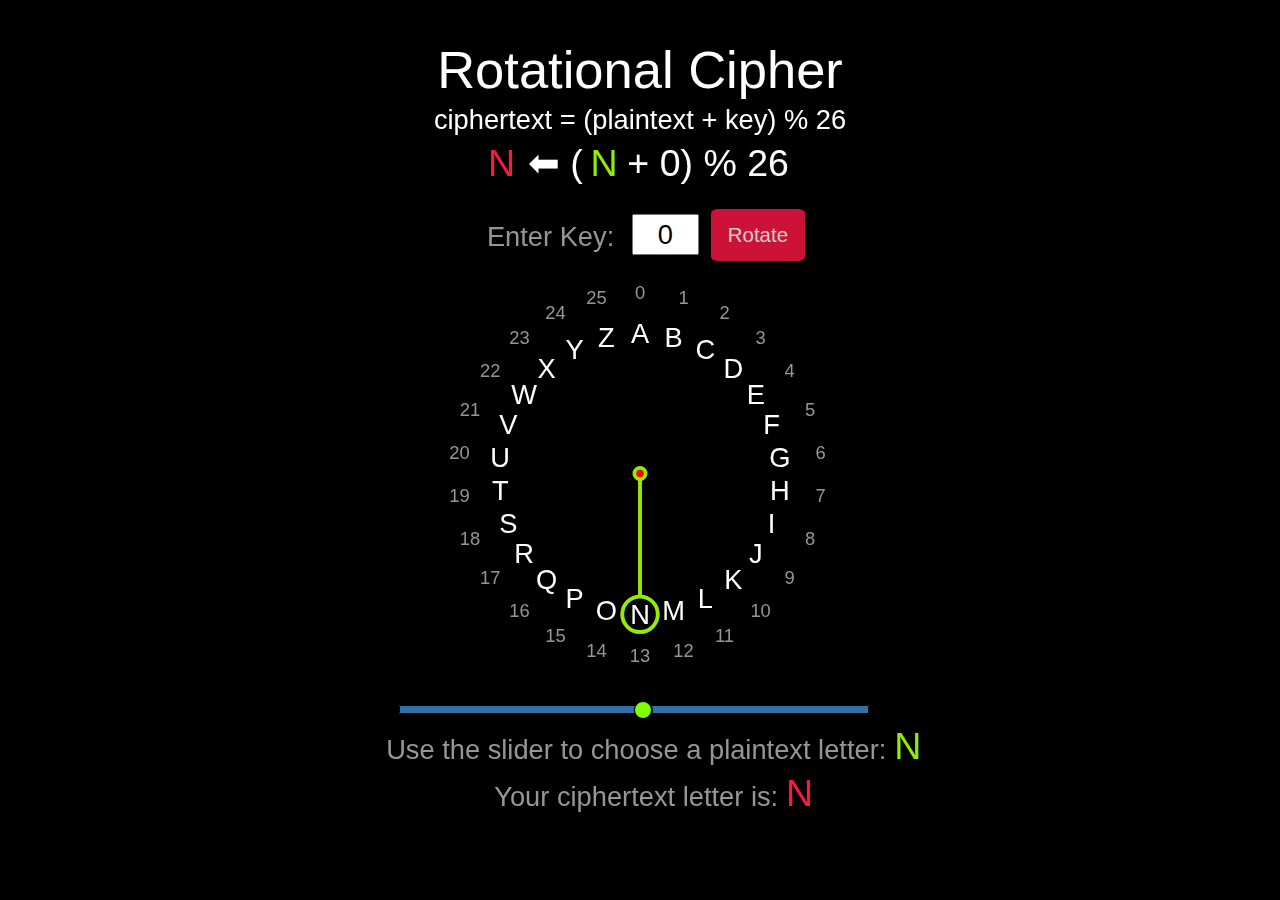
<file: cipher/index.html>
<!DOCTYPE html><html>
  <head>
    <meta name="viewport" content="width=device-width, initial-scale=1.0">
    <title>Rotational Cipher</title>
    <script src="p5.min.js"></script>
    <script src="p5.dom.min.js"></script>
    <script src="p5.sound.min.js"></script>
    <link rel="stylesheet" type="text/css" href="style.css">
    <meta charset="utf-8">
  </head>
  <body>
    <script src="sketch.js"></script>
  </body>
</html>
</file>
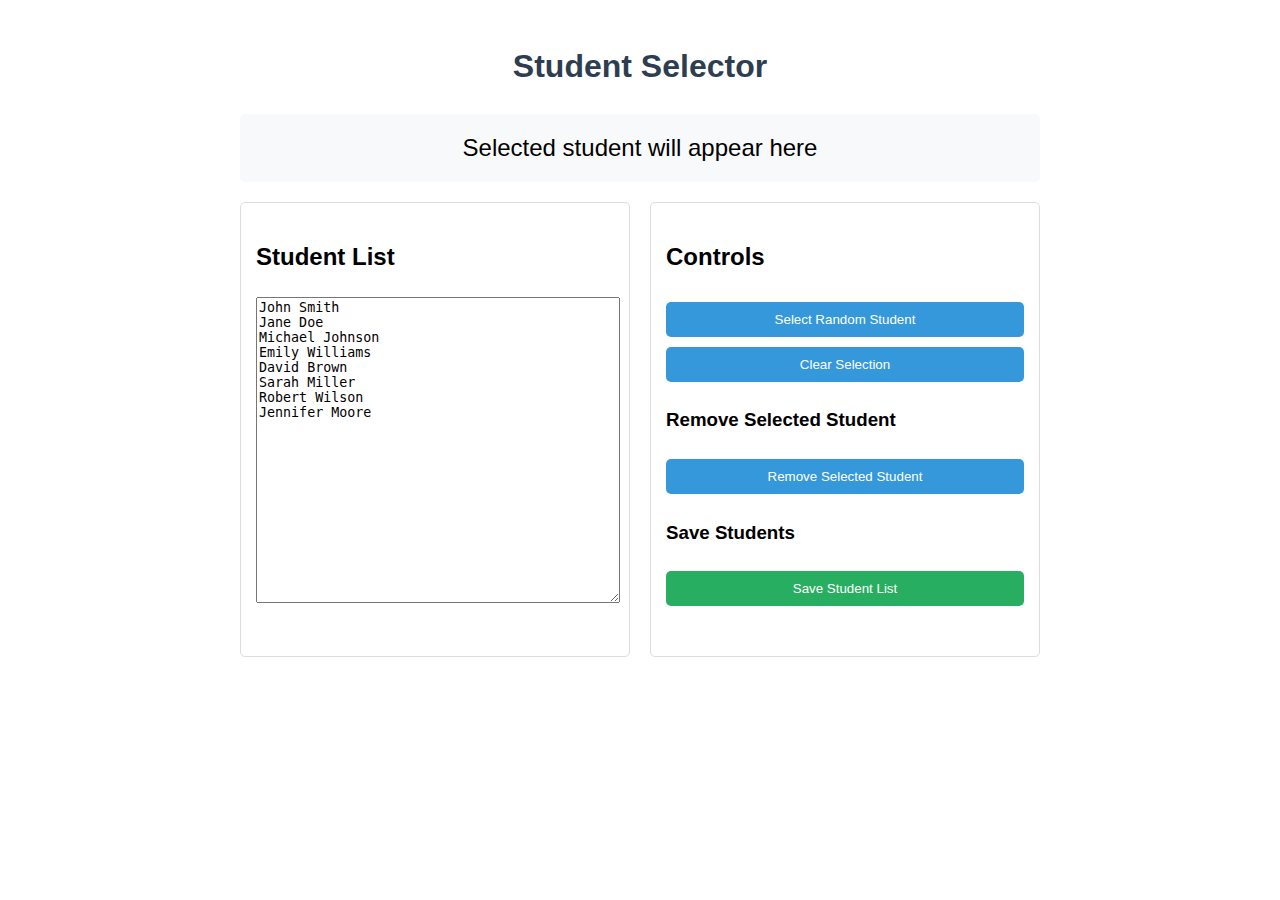
<file: randomPd2/index.html>
<!DOCTYPE html>
<html lang="en">
<head>
    <meta charset="UTF-8">
    <meta name="viewport" content="width=device-width, initial-scale=1.0">
    <title>Student Selector Pd2</title>
    <style>
        body {
            font-family: Arial, sans-serif;
            max-width: 800px;
            margin: 0 auto;
            padding: 20px;
            line-height: 1.6;
        }
        h1 {
            text-align: center;
            color: #2c3e50;
        }
        .container {
            display: flex;
            gap: 20px;
        }
        .student-list {
            flex: 1;
            border: 1px solid #ddd;
            border-radius: 5px;
            padding: 15px;
        }
        .controls {
            flex: 1;
            border: 1px solid #ddd;
            border-radius: 5px;
            padding: 15px;
        }
        #studentList {
            width: 100%;
            height: 300px;
        }
        button {
            background-color: #3498db;
            color: white;
            border: none;
            padding: 10px 15px;
            border-radius: 5px;
            cursor: pointer;
            margin: 5px 0;
            width: 100%;
        }
        button:hover {
            background-color: #2980b9;
        }
        #saveButton {
            background-color: #27ae60;
        }
        #saveButton:hover {
            background-color: #2ecc71;
        }
        #selectedStudent {
            font-size: 24px;
            text-align: center;
            margin: 20px 0;
            padding: 15px;
            background-color: #f8f9fa;
            border-radius: 5px;
            min-height: 30px;
        }
        .highlighted {
            background-color: #ffffcc;
            font-weight: bold;
        }
        #saveStatus {
            text-align: center;
            margin-top: 10px;
            color: #27ae60;
            font-weight: bold;
            min-height: 20px;
        }
    </style>
</head>
<body>
    <h1>Student Selector</h1>
    
    <div id="selectedStudent">Selected student will appear here</div>
    
    <div class="container">
        <div class="student-list">
            <h2>Student List</h2>
            <textarea id="studentList" placeholder="Enter students, one per line..."></textarea>
        </div>
        
        <div class="controls">
            <h2>Controls</h2>
            <button id="randomSelect">Select Random Student</button>
            <button id="clearSelection">Clear Selection</button>
            
            <h3>Remove Selected Student</h3>
            <button id="removeStudent">Remove Selected Student</button>

            <h3>Save Students</h3>
            <button id="saveButton">Save Student List</button>
            <div id="saveStatus"></div>
        </div>
    </div>
    
    <script>
        document.addEventListener('DOMContentLoaded', function() {
            const studentListTextarea = document.getElementById('studentList');
            const selectedStudentDiv = document.getElementById('selectedStudent');
            const randomSelectBtn = document.getElementById('randomSelect');
            const clearSelectionBtn = document.getElementById('clearSelection');
            const saveButton = document.getElementById('saveButton');
            const saveStatus = document.getElementById('saveStatus');
            const removeStudentBtn = document.getElementById('removeStudent');
            
            let selectedStudentIndex = -1;
            
            // Default student list in case there's nothing in local storage
            const defaultStudents = [
                "John Smith",
                "Jane Doe",
                "Michael Johnson",
                "Emily Williams",
                "David Brown",
                "Sarah Miller",
                "Robert Wilson",
                "Jennifer Moore"
            ].join('\n');
            
            // Load students from local storage or use defaults
            function loadStudents() {
                const savedStudents = localStorage.getItem('studentListPd2');
                if (savedStudents) {
                    studentListTextarea.value = savedStudents;
                } else {
                    studentListTextarea.value = defaultStudents;
                }
            }
            
            // Load students when the page loads
            loadStudents();
            
            // Function to get array of students from textarea
            function getStudentArray() {
                return studentListTextarea.value
                    .split('\n')
                    .filter(student => student.trim() !== '');
            }
            
            // Function to select a random student
            randomSelectBtn.addEventListener('click', function() {
                const students = getStudentArray();
                
                if (students.length === 0) {
                    selectedStudentDiv.textContent = "No students in the list!";
                    return;
                }
                
                // Select random student
                selectedStudentIndex = Math.floor(Math.random() * students.length);
                const selectedStudent = students[selectedStudentIndex];
                
                // Display the selected student
                selectedStudentDiv.textContent = selectedStudent;
                selectedStudentDiv.classList.add('highlighted');
                
                // Briefly flash the background for visual feedback
                setTimeout(() => {
                    selectedStudentDiv.classList.remove('highlighted');
                }, 500);
            });
            
            // Function to clear the selection
            clearSelectionBtn.addEventListener('click', function() {
                selectedStudentDiv.textContent = "Selected student will appear here";
                selectedStudentIndex = -1;
            });
            
            // Function to save students to local storage
            saveButton.addEventListener('click', function() {
                localStorage.setItem('studentListPd2', studentListTextarea.value);
                saveStatus.textContent = "Students saved successfully!";
                
                // Clear the status message after 3 seconds
                setTimeout(() => {
                    saveStatus.textContent = "";
                }, 3000);
            });
            
            // Function to remove the selected student
            removeStudentBtn.addEventListener('click', function() {
                if (selectedStudentIndex === -1) {
                    alert("Please select a student first!");
                    return;
                }
                
                const students = getStudentArray();
                students.splice(selectedStudentIndex, 1);
                studentListTextarea.value = students.join('\n');
                selectedStudentDiv.textContent = "Selected student will appear here";
                selectedStudentIndex = -1;
            });
        });
    </script>
</body>
</html>
</file>
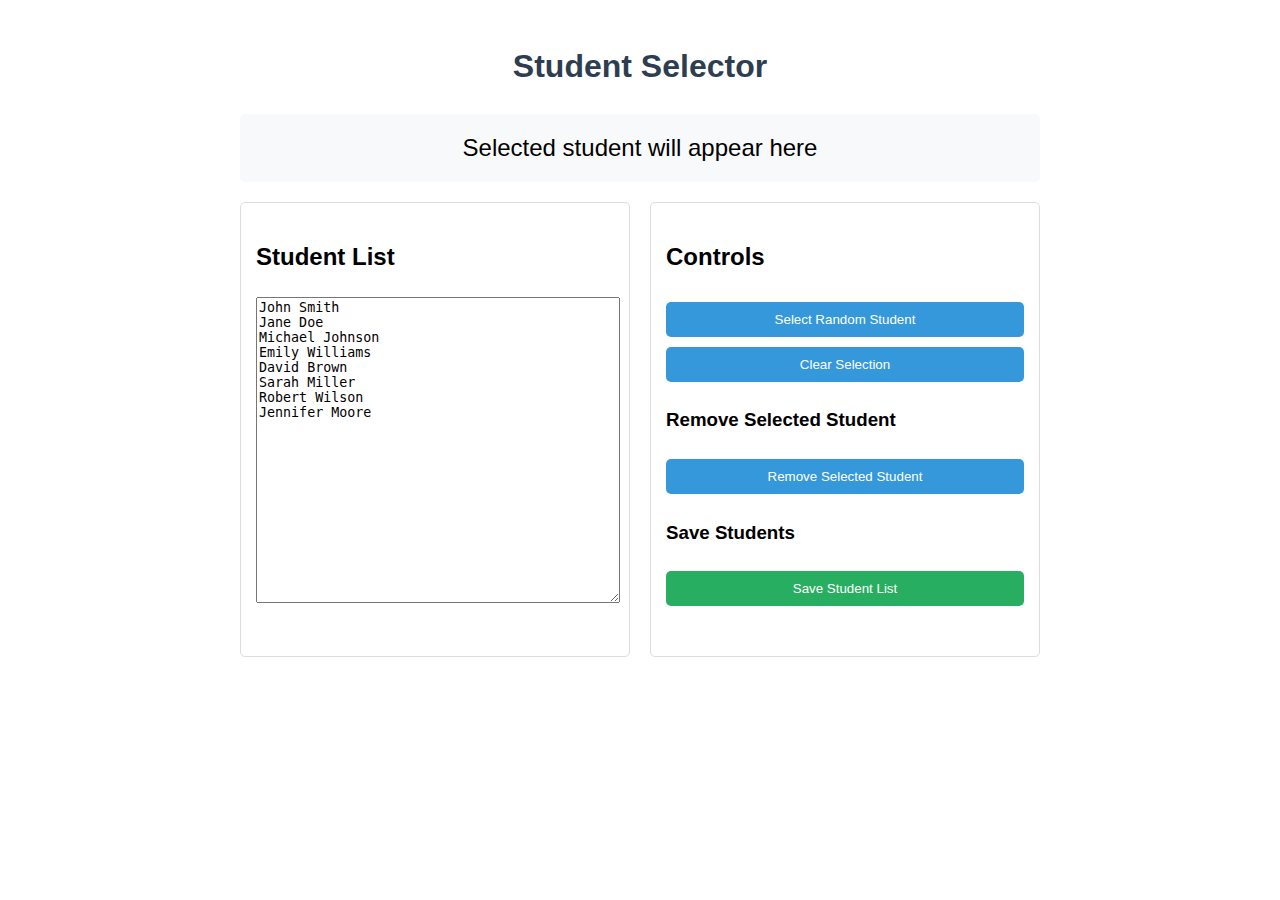
<file: randomPd4/index.html>
<!DOCTYPE html>
<html lang="en">
<head>
    <meta charset="UTF-8">
    <meta name="viewport" content="width=device-width, initial-scale=1.0">
    <title>Student Selector Pd4</title>
    <style>
        body {
            font-family: Arial, sans-serif;
            max-width: 800px;
            margin: 0 auto;
            padding: 20px;
            line-height: 1.6;
        }
        h1 {
            text-align: center;
            color: #2c3e50;
        }
        .container {
            display: flex;
            gap: 20px;
        }
        .student-list {
            flex: 1;
            border: 1px solid #ddd;
            border-radius: 5px;
            padding: 15px;
        }
        .controls {
            flex: 1;
            border: 1px solid #ddd;
            border-radius: 5px;
            padding: 15px;
        }
        #studentList {
            width: 100%;
            height: 300px;
        }
        button {
            background-color: #3498db;
            color: white;
            border: none;
            padding: 10px 15px;
            border-radius: 5px;
            cursor: pointer;
            margin: 5px 0;
            width: 100%;
        }
        button:hover {
            background-color: #2980b9;
        }
        #saveButton {
            background-color: #27ae60;
        }
        #saveButton:hover {
            background-color: #2ecc71;
        }
        #selectedStudent {
            font-size: 24px;
            text-align: center;
            margin: 20px 0;
            padding: 15px;
            background-color: #f8f9fa;
            border-radius: 5px;
            min-height: 30px;
        }
        .highlighted {
            background-color: #ffffcc;
            font-weight: bold;
        }
        #saveStatus {
            text-align: center;
            margin-top: 10px;
            color: #27ae60;
            font-weight: bold;
            min-height: 20px;
        }
    </style>
</head>
<body>
    <h1>Student Selector</h1>
    
    <div id="selectedStudent">Selected student will appear here</div>
    
    <div class="container">
        <div class="student-list">
            <h2>Student List</h2>
            <textarea id="studentList" placeholder="Enter students, one per line..."></textarea>
        </div>
        
        <div class="controls">
            <h2>Controls</h2>
            <button id="randomSelect">Select Random Student</button>
            <button id="clearSelection">Clear Selection</button>
            
            <h3>Remove Selected Student</h3>
            <button id="removeStudent">Remove Selected Student</button>

            <h3>Save Students</h3>
            <button id="saveButton">Save Student List</button>
            <div id="saveStatus"></div>
        </div>
    </div>
    
    <script>
        document.addEventListener('DOMContentLoaded', function() {
            const studentListTextarea = document.getElementById('studentList');
            const selectedStudentDiv = document.getElementById('selectedStudent');
            const randomSelectBtn = document.getElementById('randomSelect');
            const clearSelectionBtn = document.getElementById('clearSelection');
            const saveButton = document.getElementById('saveButton');
            const saveStatus = document.getElementById('saveStatus');
            const removeStudentBtn = document.getElementById('removeStudent');
            
            let selectedStudentIndex = -1;
            
            // Default student list in case there's nothing in local storage
            const defaultStudents = [
                "John Smith",
                "Jane Doe",
                "Michael Johnson",
                "Emily Williams",
                "David Brown",
                "Sarah Miller",
                "Robert Wilson",
                "Jennifer Moore"
            ].join('\n');
            
            // Load students from local storage or use defaults
            function loadStudents() {
                const savedStudents = localStorage.getItem('studentListPd4');
                if (savedStudents) {
                    studentListTextarea.value = savedStudents;
                } else {
                    studentListTextarea.value = defaultStudents;
                }
            }
            
            // Load students when the page loads
            loadStudents();
            
            // Function to get array of students from textarea
            function getStudentArray() {
                return studentListTextarea.value
                    .split('\n')
                    .filter(student => student.trim() !== '');
            }
            
            // Function to select a random student
            randomSelectBtn.addEventListener('click', function() {
                const students = getStudentArray();
                
                if (students.length === 0) {
                    selectedStudentDiv.textContent = "No students in the list!";
                    return;
                }
                
                // Select random student
                selectedStudentIndex = Math.floor(Math.random() * students.length);
                const selectedStudent = students[selectedStudentIndex];
                
                // Display the selected student
                selectedStudentDiv.textContent = selectedStudent;
                selectedStudentDiv.classList.add('highlighted');
                
                // Briefly flash the background for visual feedback
                setTimeout(() => {
                    selectedStudentDiv.classList.remove('highlighted');
                }, 500);
            });
            
            // Function to clear the selection
            clearSelectionBtn.addEventListener('click', function() {
                selectedStudentDiv.textContent = "Selected student will appear here";
                selectedStudentIndex = -1;
            });
            
            // Function to save students to local storage
            saveButton.addEventListener('click', function() {
                localStorage.setItem('studentListPd4', studentListTextarea.value);
                saveStatus.textContent = "Students saved successfully!";
                
                // Clear the status message after 3 seconds
                setTimeout(() => {
                    saveStatus.textContent = "";
                }, 3000);
            });
            
            // Function to remove the selected student
            removeStudentBtn.addEventListener('click', function() {
                if (selectedStudentIndex === -1) {
                    alert("Please select a student first!");
                    return;
                }
                
                const students = getStudentArray();
                students.splice(selectedStudentIndex, 1);
                studentListTextarea.value = students.join('\n');
                selectedStudentDiv.textContent = "Selected student will appear here";
                selectedStudentIndex = -1;
            });
        });
    </script>
</body>
</html>
</file>
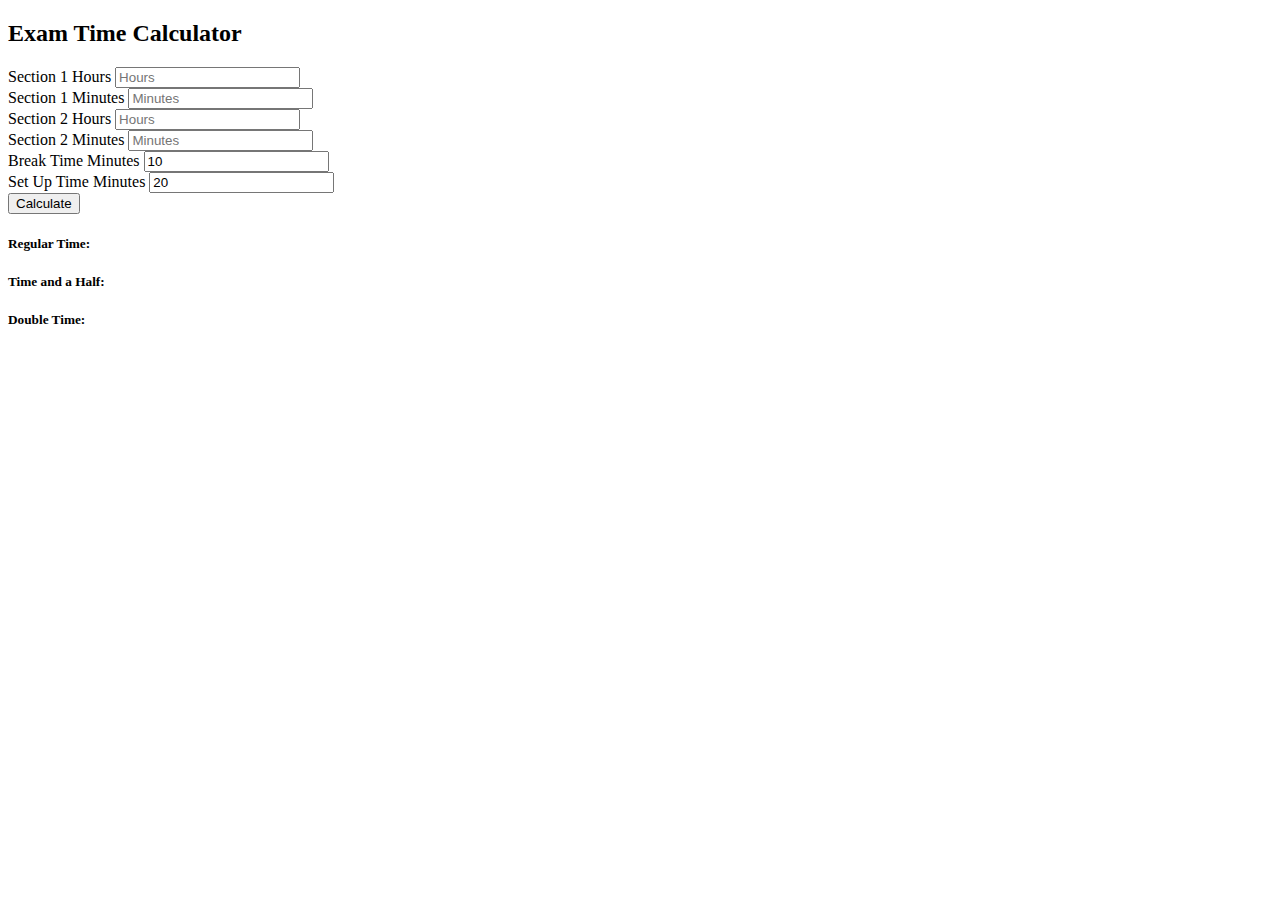
<file: time/index.html>
<!DOCTYPE html>
<html lang="en">

    <head>
        <meta charset="UTF-8">
        <meta name="viewport" content="width=device-width, initial-scale=1.0">
        <link href="https://cdn.jsdelivr.net/npm/bootstrap@5.1.3/dist/css/bootstrap.min.css" rel="stylesheet" integrity="sha384-1BmE4kWBq78iYhFldvKuhfTAU6auU8tT94WrHftjDbrCEXSU1oBoqyl2QvZ6jIW3" crossorigin="anonymous">
        <script src="https://cdn.jsdelivr.net/npm/bootstrap@5.1.3/dist/js/bootstrap.bundle.min.js" integrity="sha384-ka7Sk0Gln4gmtz2MlQnikT1wXgYsOg+OMhuP+IlRH9sENBO0LRn5q+8nbTov4+1p" crossorigin="anonymous"></script>

        <title>Exam Time Calculator</title>
        <script>
            function calculateExtendedTimes() {
                // Get values from the input fields for both sections
                const section1Hours = parseInt(document.getElementById('section1Hours').value, 10) || 0;
                const section1Minutes = parseInt(document.getElementById('section1Minutes').value, 10) || 0;
                const section2Hours = parseInt(document.getElementById('section2Hours').value, 10) || 0;
                const section2Minutes = parseInt(document.getElementById('section2Minutes').value, 10) || 0;
                const breakMinutes = parseInt(document.getElementById('breakMinutes').value, 10) || 0;
                const setUpMinutes = parseInt(document.getElementById('setUpMinutes').value, 10) || 0;

                // Convert section times to minutes
                const totalSectionTimeInMinutes = ((section1Hours + section2Hours) * 60) + section1Minutes + section2Minutes;

                // Calculate Regular Time (including break and set up times)
                const regularTime = totalSectionTimeInMinutes + breakMinutes + setUpMinutes;

                // Calculate Time and a Half (1.5x for section time only)
                const timeAndHalf = (totalSectionTimeInMinutes * 1.5) + breakMinutes + setUpMinutes;

                // Calculate Double Time (2x for section time only)
                const doubleTime = (totalSectionTimeInMinutes * 2) + breakMinutes + setUpMinutes;

                // Display the results in hours and minutes
                document.getElementById('regularTimeResult').textContent = `Regular Time: ${formatTime(regularTime)}`;
                document.getElementById('timeAndHalfResult').textContent = `Time and a Half: ${formatTime(timeAndHalf)}`;
                document.getElementById('doubleTimeResult').textContent = `Double Time: ${formatTime(doubleTime)}`;
            }

            // Helper function to format time from minutes to "X hours Y minutes"
            function formatTime(minutes) {
                const hours = Math.floor(minutes / 60);
                const mins = Math.round(minutes % 60); // Round minutes to deal with floating point arithmetic
                if (mins) {
                    return `${hours} hours ${mins} minutes`;
                }
                return `${hours} hours`

            }
        </script>
        <style>
            .container {
                width: 50%;
            }
        </style>
    </head>

    <body>
        <div class="container mt-5">
            <h2>Exam Time Calculator</h2>

            <div class="row mt-4">
                <div class="col">
                    <label class="mb-2">Section 1 Hours</label>
                    <input type="number" class="form-control" id="section1Hours" placeholder="Hours">
                </div>
                <div class="col">
                    <label class="mb-2">Section 1 Minutes</label>
                    <input type="number" class="form-control" id="section1Minutes" placeholder="Minutes">
                </div>
            </div>

            <div class="row mt-3">

                <div class="col">
                    <label class="mb-2">Section 2 Hours</label>
                    <input type="number" class="form-control" id="section2Hours" placeholder="Hours">
                </div>
                <div class="col">
                    <label class="mb-2">Section 2 Minutes</label>
                    <input type="number" class="form-control" id="section2Minutes" placeholder="Minutes">
                </div>
            </div>

            <div class="row mt-3">

                <div class="col">
                    <label class="mb-2">Break Time Minutes</label>
                    <input type="number" class="form-control" id="breakMinutes" placeholder="Minutes" value="10">
                </div>
                <div class="col">
                    <label class="mb-2">Set Up Time Minutes</label>
                    <input type="number" class="form-control" id="setUpMinutes" placeholder="Minutes" value="20">
                </div>
            </div>

            <button onclick="calculateExtendedTimes()" type="button" class="btn btn-info mt-3">Calculate</button>

            <h5 id="regularTimeResult" class="mt-3">Regular Time: </h5>
            <h5 id="timeAndHalfResult">Time and a Half: </h5>
            <h5 id="doubleTimeResult">Double Time: </h5>
        </div>
    </body>

</html>
</file>
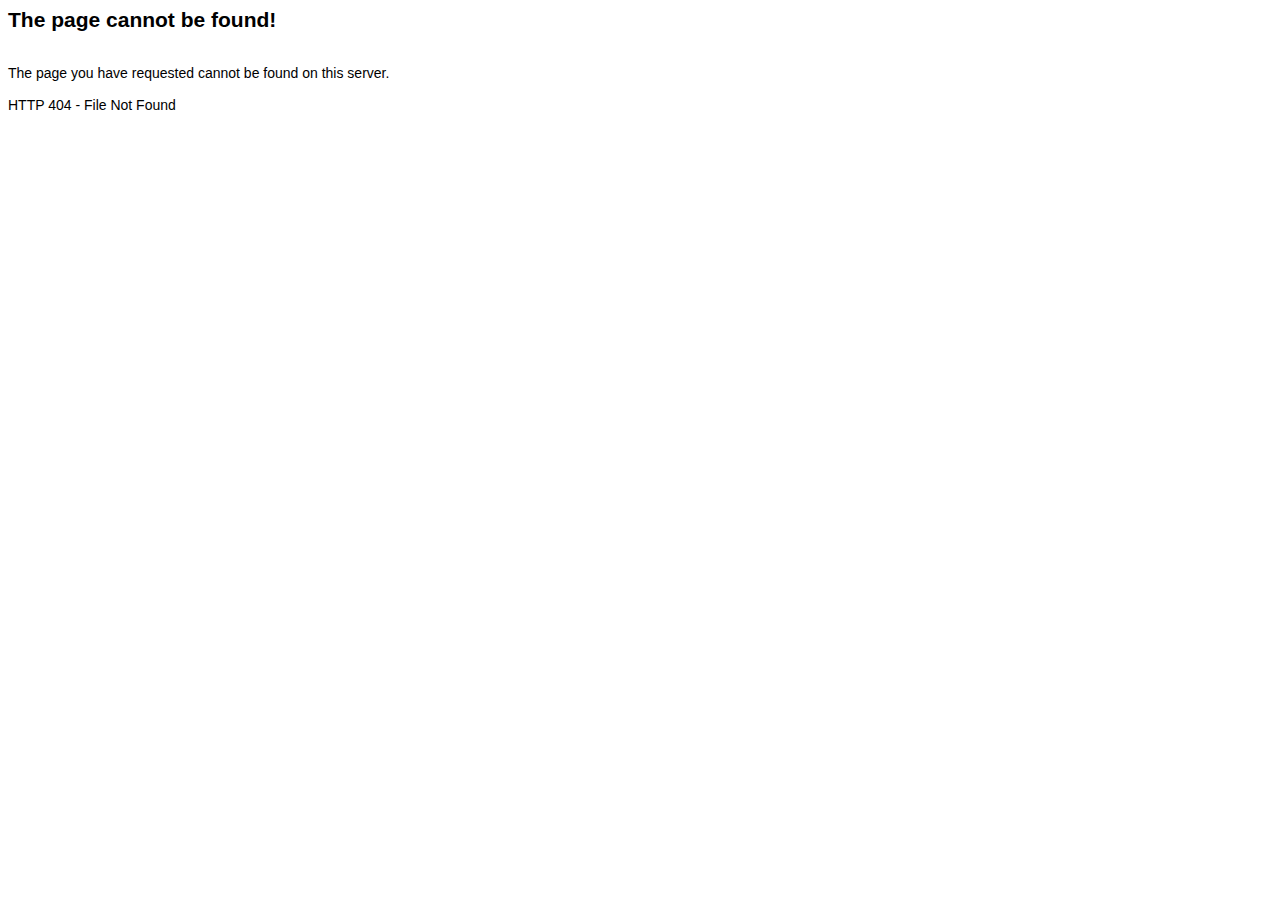
<file: cipher/error404.html>
<html>
<head>
<title>HTTP 404 - File Not Found</title>
<meta http-equiv="Content-Type" content="text/html; charset=iso-8859-1">
</head>

<body bgcolor="#FFFFFF" text="#000000" style="font-family: Arial; font-size: 14px">
<h2>The page cannot be found!</h2><br>
The page you have requested cannot be found on this server.<br>
<br>
HTTP 404 - File Not Found
</body>
</html>
</file>
<file: cipher/style.css>
html, body {
  margin: 0;
  padding: 0;

}
canvas {
  display: block;
}

input {
  font-size: 1.5em;
  text-align: center;
}

button {
  text-align: center;
  background-color: #FF1744;
  border: none;
  color: white;
  text-align: center;
  font-size: 16px;
  margin: 4px 2px;
  opacity: 0.8;
  transition: 0.3s;
  display: inline-block;
  text-decoration: none;
  cursor: pointer;
  border-radius: 8%;
}

button:hover {opacity: 1}


input[type=range] {
  -webkit-appearance: none;
  width: 100%;
  margin: 4.8px 0;
}
input[type=range]:focus {
  outline: none;
}
input[type=range]::-webkit-slider-runnable-track {
  width: 100%;
  height: 8.4px;
  cursor: pointer;
  box-shadow: 1px 1px 1px #000000, 0px 0px 1px #0d0d0d;
  background: #3071a9;
  border-radius: 1.3px;
  border: 0.2px solid #010101;
}
input[type=range]::-webkit-slider-thumb {
  box-shadow: 1px 1px 1px #000000, 0px 0px 1px #0d0d0d;
  border: 1px solid #000000;
  height: 18px;
  width: 18px;
  border-radius: 13px;
  background: #7FFF00;
  cursor: pointer;
  -webkit-appearance: none;
  margin-top: -5px;
}
input[type=range]:focus::-webkit-slider-runnable-track {
  background: #367ebd;
}
input[type=range]::-moz-range-track {
  width: 100%;
  height: 8.4px;
  cursor: pointer;
  box-shadow: 1px 1px 1px #000000, 0px 0px 1px #0d0d0d;
  background: #3071a9;
  border-radius: 1.3px;
  border: 0.2px solid #010101;
}
input[type=range]::-moz-range-thumb {
  box-shadow: 1px 1px 1px #000000, 0px 0px 1px #0d0d0d;
  border: 1px solid #000000;
  height: 18px;
  width: 18px;
  border-radius: 13px;
  background: #7FFF00;
  cursor: pointer;
}
input[type=range]::-ms-track {
  width: 100%;
  height: 8.4px;
  cursor: pointer;
  background: transparent;
  border-color: transparent;
  color: transparent;
}
input[type=range]::-ms-fill-lower {
  background: #2a6495;
  border: 0.2px solid #010101;
  border-radius: 2.6px;
  box-shadow: 1px 1px 1px #000000, 0px 0px 1px #0d0d0d;
}
input[type=range]::-ms-fill-upper {
  background: #3071a9;
  border: 0.2px solid #010101;
  border-radius: 2.6px;
  box-shadow: 1px 1px 1px #000000, 0px 0px 1px #0d0d0d;
}
input[type=range]::-ms-thumb {
  box-shadow: 1px 1px 1px #000000, 0px 0px 1px #0d0d0d;
  border: 1px solid #000000;
  height: 18px;
  width: 18px;
  border-radius: 13px;
  background: #13ffff;
  cursor: pointer;
  height: 8.4px;
}
input[type=range]:focus::-ms-fill-lower {
  background: #3071a9;
}
input[type=range]:focus::-ms-fill-upper {
  background: #367ebd;
}
</file>
